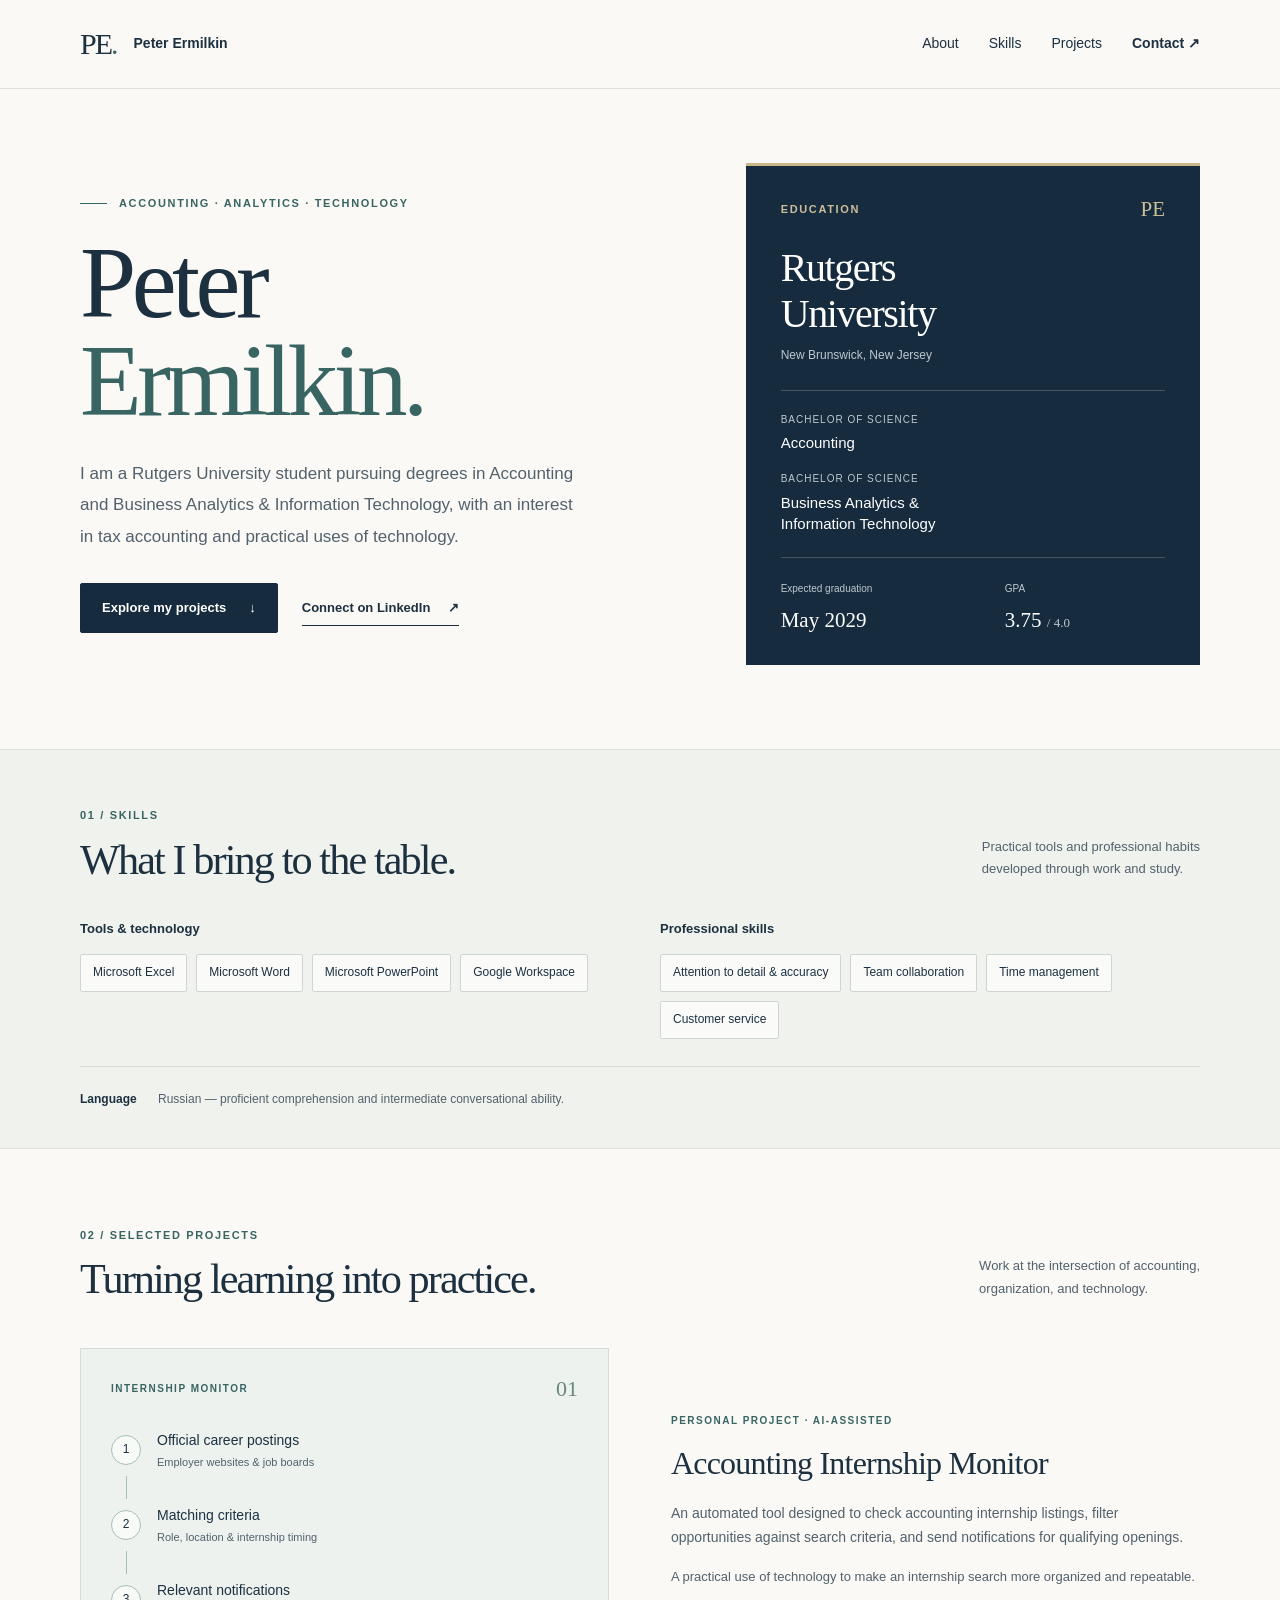
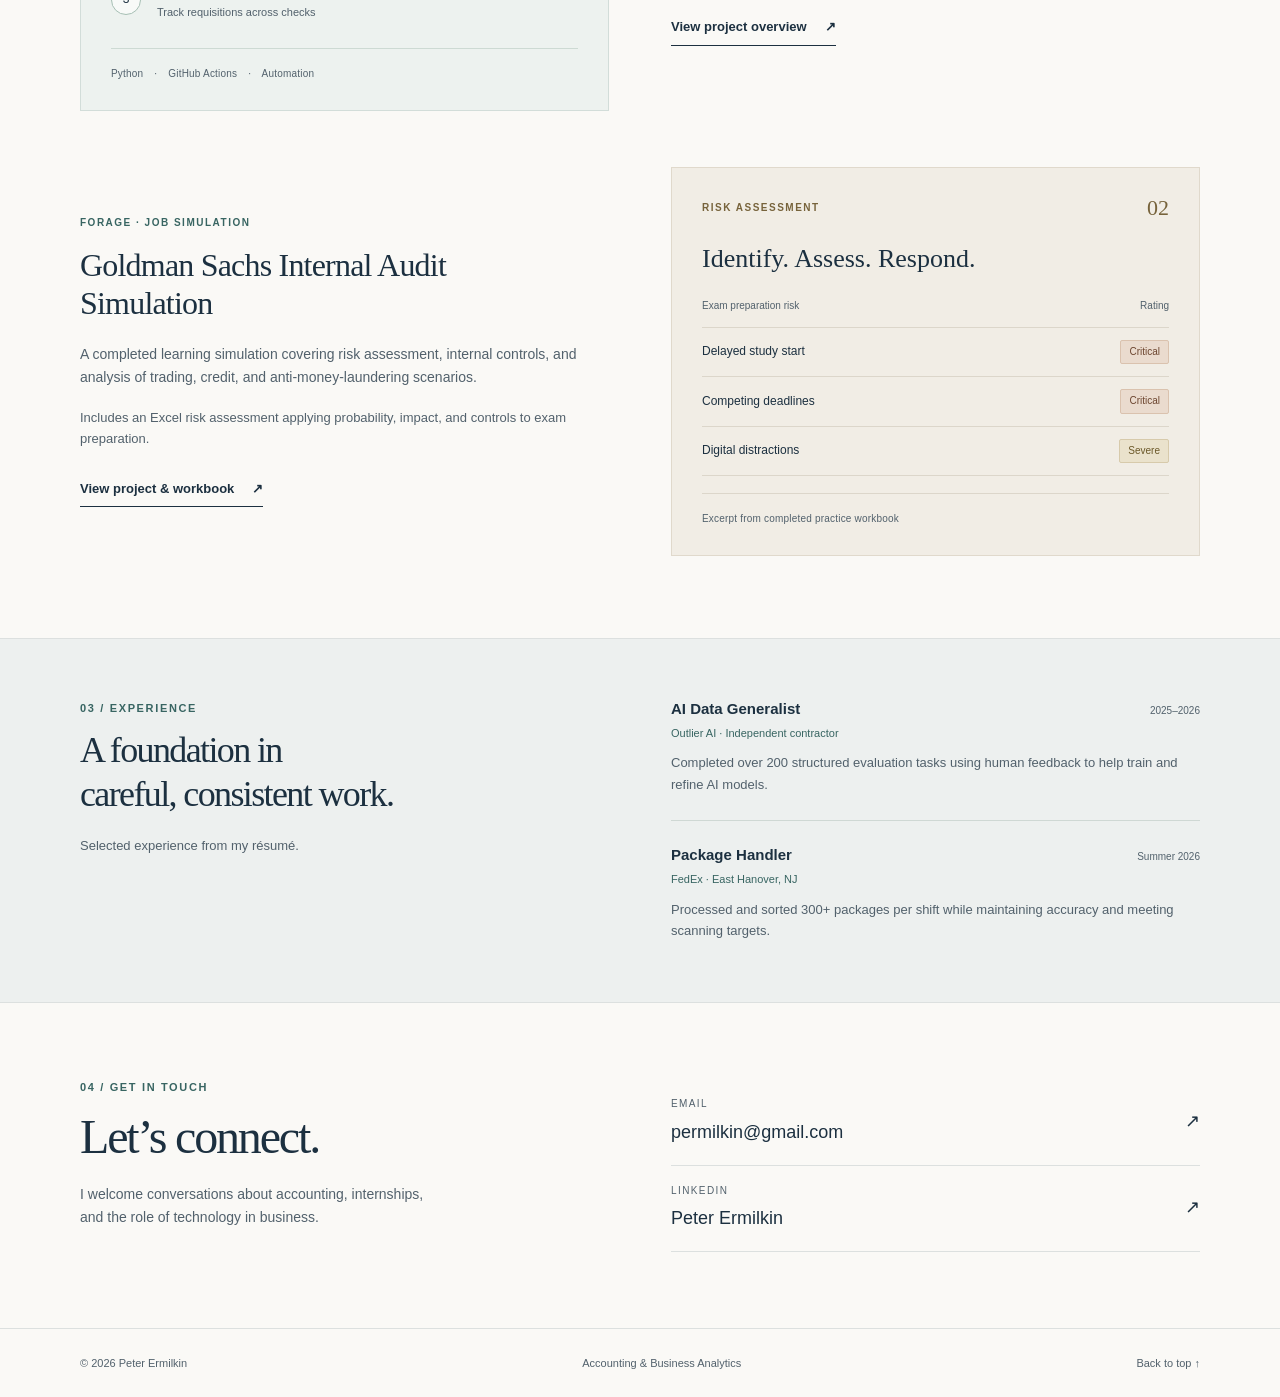
<file: index.html>
<!doctype html>
<html lang="en">
<head>
  <meta charset="utf-8">
  <meta name="viewport" content="width=device-width, initial-scale=1">
  <meta name="description" content="Peter Ermilkin — Rutgers University student studying Accounting and Business Analytics & Information Technology. Explore skills, projects, and contact information.">
  <meta name="theme-color" content="#162b3d">
  <title>Peter Ermilkin | Accounting & Business Analytics</title>
  <link rel="icon" href="favicon.svg" type="image/svg+xml">
  <link rel="stylesheet" href="styles.css">
</head>
<body>
  <a class="skip-link" href="#main">Skip to content</a>
  <header class="site-header">
    <div class="container header-inner">
      <a class="brand" href="index.html" aria-label="Peter Ermilkin home"><span class="monogram" aria-hidden="true">PE<span>.</span></span><span>Peter Ermilkin</span></a>
      <nav aria-label="Main navigation"><a href="#about">About</a><a href="#skills">Skills</a><a href="#projects">Projects</a><a href="#contact">Contact <span aria-hidden="true">↗</span></a></nav>
    </div>
  </header>
  <main id="main">
    <section class="hero container" id="about" aria-labelledby="name">
      <div class="hero-copy">
        <p class="eyebrow"><span class="small-rule" aria-hidden="true"></span> Accounting · Analytics · Technology</p>
        <h1 id="name">Peter<br><span>Ermilkin.</span></h1>
        <p class="personal-statement">I am a Rutgers University student pursuing degrees in Accounting and Business Analytics &amp; Information Technology, with an interest in tax accounting and practical uses of technology.</p>
        <div class="actions"><a class="button primary" href="#projects">Explore my projects <span aria-hidden="true">↓</span></a><a class="text-link" href="https://www.linkedin.com/in/peterermilkin/">Connect on LinkedIn <span aria-hidden="true">↗</span></a></div>
      </div>
      <aside class="education-panel" aria-label="Education">
        <div class="panel-top"><span class="eyebrow">Education</span><span class="panel-mark" aria-hidden="true">PE</span></div>
        <p class="school">Rutgers<br> University</p>
        <p class="campus">New Brunswick, New Jersey</p>
        <div class="degrees"><p><span>Bachelor of Science</span>Accounting</p><p><span>Bachelor of Science</span>Business Analytics &amp;<br>Information Technology</p></div>
        <dl class="education-stats"><div><dt>Expected graduation</dt><dd>May 2029</dd></div><div><dt>GPA</dt><dd>3.75 <span>/ 4.0</span></dd></div></dl>
      </aside>
    </section>
    <section class="skills-section" id="skills" aria-labelledby="skills-title">
      <div class="container">
        <div class="section-heading"><div><p class="eyebrow">01 / Skills</p><h2 id="skills-title">What I bring to the table.</h2></div><p>Practical tools and professional habits<br class="desktop-break"> developed through work and study.</p></div>
        <div class="skills-grid">
          <div class="skill-group"><h3>Tools &amp; technology</h3><ul class="tags"><li>Microsoft Excel</li><li>Microsoft Word</li><li>Microsoft PowerPoint</li><li>Google Workspace</li></ul></div>
          <div class="skill-group"><h3>Professional skills</h3><ul class="tags"><li>Attention to detail &amp; accuracy</li><li>Team collaboration</li><li>Time management</li><li>Customer service</li></ul></div>
        </div>
        <p class="language-note"><strong>Language</strong> Russian — proficient comprehension and intermediate conversational ability.</p>
      </div>
    </section>
    <section class="projects-section container" id="projects" aria-labelledby="projects-title">
      <div class="section-heading"><div><p class="eyebrow">02 / Selected projects</p><h2 id="projects-title">Turning learning into practice.</h2></div><p>Work at the intersection of accounting,<br class="desktop-break"> organization, and technology.</p></div>
      <article class="project-row">
        <div class="project-visual monitor-visual" aria-label="Internship monitor workflow: official postings, matching criteria, and notifications">
          <div class="visual-top"><span class="eyebrow">Internship monitor</span><span class="visual-number" aria-hidden="true">01</span></div>
          <div class="workflow"><div><span class="step-number">1</span><span>Official career postings<small>Employer websites &amp; job boards</small></span></div><span class="flow-line" aria-hidden="true"></span><div><span class="step-number">2</span><span>Matching criteria<small>Role, location &amp; internship timing</small></span></div><span class="flow-line" aria-hidden="true"></span><div><span class="step-number">3</span><span>Relevant notifications<small>Track requisitions across checks</small></span></div></div>
          <p class="visual-caption">Python <span>·</span> GitHub Actions <span>·</span> Automation</p>
        </div>
        <div class="project-copy"><p class="eyebrow">Personal project · AI-assisted</p><h3>Accounting Internship Monitor</h3><p>An automated tool designed to check accounting internship listings, filter opportunities against search criteria, and send notifications for qualifying openings.</p><p class="project-note">A practical use of technology to make an internship search more organized and repeatable.</p><a class="text-link" href="internship-monitor.html">View project overview <span aria-hidden="true">↗</span></a></div>
      </article>
      <article class="project-row reverse">
        <div class="project-visual audit-visual">
          <div class="visual-top"><span class="eyebrow">Risk assessment</span><span class="visual-number" aria-hidden="true">02</span></div>
          <p class="mini-title">Identify. Assess. Respond.</p>
          <div class="risk-preview"><div class="risk-header"><span>Exam preparation risk</span><span>Rating</span></div><div><span>Delayed study start</span><span class="risk-badge">Critical</span></div><div><span>Competing deadlines</span><span class="risk-badge">Critical</span></div><div><span>Digital distractions</span><span class="risk-badge severe">Severe</span></div></div>
          <p class="visual-caption">Excerpt from completed practice workbook</p>
        </div>
        <div class="project-copy"><p class="eyebrow">Forage · Job simulation</p><h3>Goldman Sachs Internal Audit Simulation</h3><p>A completed learning simulation covering risk assessment, internal controls, and analysis of trading, credit, and anti-money-laundering scenarios.</p><p class="project-note">Includes an Excel risk assessment applying probability, impact, and controls to exam preparation.</p><a class="text-link" href="internal-audit.html">View project &amp; workbook <span aria-hidden="true">↗</span></a></div>
      </article>
    </section>
    <section class="experience-section" aria-labelledby="experience-title">
      <div class="container experience-grid"><div><p class="eyebrow">03 / Experience</p><h2 id="experience-title">A foundation in<br>careful, consistent work.</h2><p class="muted">Selected experience from my résumé.</p></div><div class="experience-list"><article><div class="experience-label"><h3>AI Data Generalist</h3><span>2025–2026</span></div><p class="company">Outlier AI · Independent contractor</p><p>Completed over 200 structured evaluation tasks using human feedback to help train and refine AI models.</p></article><article><div class="experience-label"><h3>Package Handler</h3><span>Summer 2026</span></div><p class="company">FedEx · East Hanover, NJ</p><p>Processed and sorted 300+ packages per shift while maintaining accuracy and meeting scanning targets.</p></article></div></div>
    </section>
    <section class="contact-section container" id="contact" aria-labelledby="contact-title"><div><p class="eyebrow">04 / Get in touch</p><h2 id="contact-title">Let’s connect.</h2><p>I welcome conversations about accounting, internships,<br class="desktop-break"> and the role of technology in business.</p></div><div class="contact-links"><a href="mailto:permilkin@gmail.com"><span><small>Email</small>permilkin@gmail.com</span><span aria-hidden="true">↗</span></a><a href="https://www.linkedin.com/in/peterermilkin/"><span><small>LinkedIn</small>Peter Ermilkin</span><span aria-hidden="true">↗</span></a></div></section>
  </main>
  <footer class="site-footer"><div class="container footer-inner"><p>© 2026 Peter Ermilkin</p><p>Accounting &amp; Business Analytics</p><a href="#about">Back to top <span aria-hidden="true">↑</span></a></div></footer>
</body>
</html>
</file>
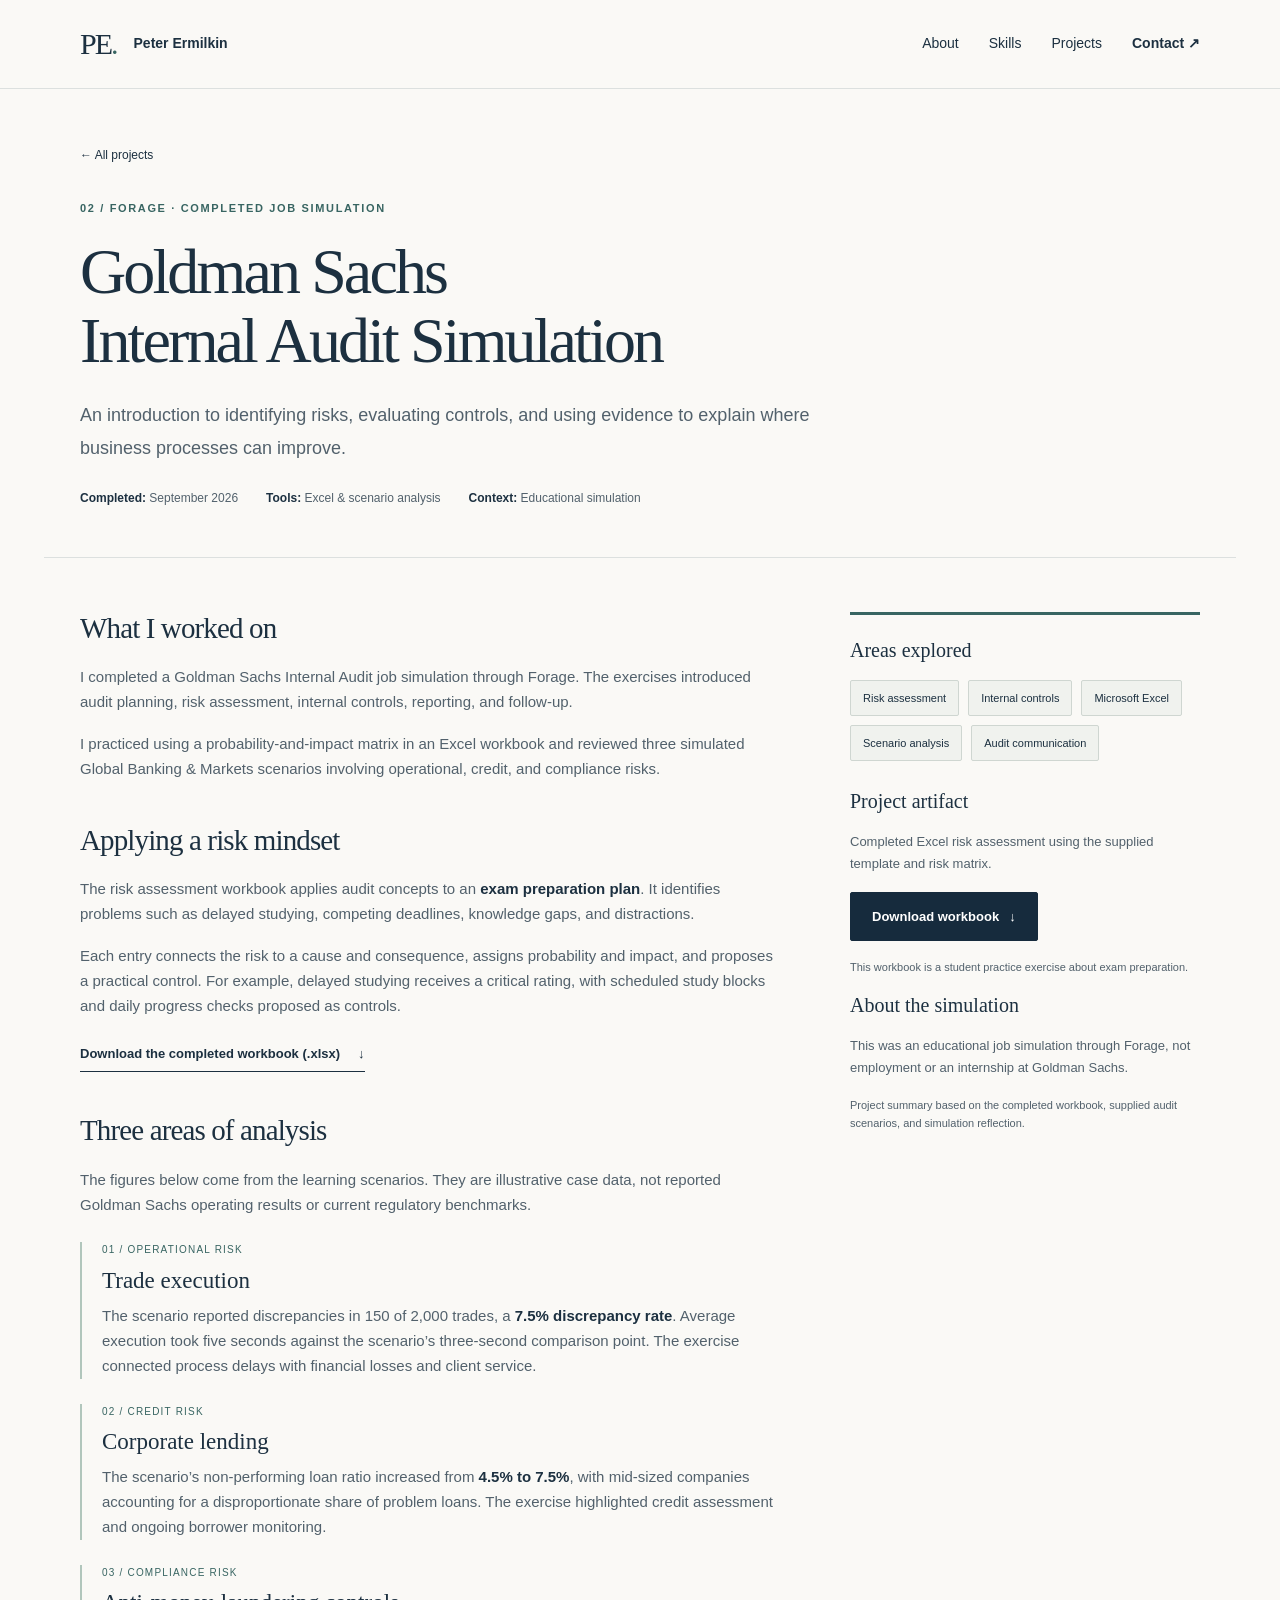
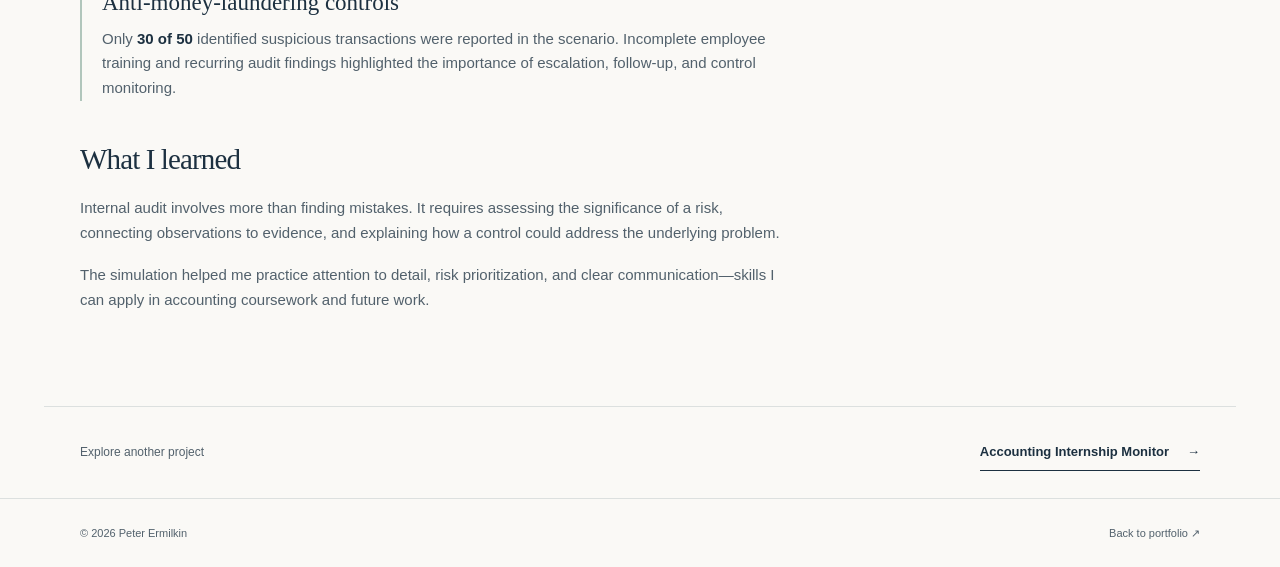
<file: internal-audit.html>
<!doctype html>
<html lang="en">
<head><meta charset="utf-8"><meta name="viewport" content="width=device-width, initial-scale=1"><meta name="description" content="Peter Ermilkin's completed Goldman Sachs Internal Audit job simulation, with scenario analysis and an Excel risk assessment workbook."><meta name="theme-color" content="#162b3d"><title>Internal Audit Simulation | Peter Ermilkin</title><link rel="icon" href="favicon.svg" type="image/svg+xml"><link rel="stylesheet" href="styles.css"></head>
<body>
  <a class="skip-link" href="#main">Skip to content</a>
  <header class="site-header"><div class="container header-inner"><a class="brand" href="index.html" aria-label="Peter Ermilkin home"><span class="monogram" aria-hidden="true">PE<span>.</span></span><span>Peter Ermilkin</span></a><nav aria-label="Main navigation"><a href="index.html#about">About</a><a href="index.html#skills">Skills</a><a href="index.html#projects">Projects</a><a href="index.html#contact">Contact <span aria-hidden="true">↗</span></a></nav></div></header>
  <main id="main">
    <div class="container project-hero"><a class="back-link" href="index.html#projects">← All projects</a><p class="eyebrow">02 / Forage · Completed job simulation</p><h1>Goldman Sachs<br>Internal Audit Simulation</h1><p class="lead">An introduction to identifying risks, evaluating controls, and using evidence to explain where business processes can improve.</p><div class="project-meta"><span><strong>Completed:</strong> September 2026</span><span><strong>Tools:</strong> Excel &amp; scenario analysis</span><span><strong>Context:</strong> Educational simulation</span></div></div>
    <div class="container case-layout"><div class="case-content">
      <section aria-labelledby="overview"><h2 id="overview">What I worked on</h2><p>I completed a Goldman Sachs Internal Audit job simulation through Forage. The exercises introduced audit planning, risk assessment, internal controls, reporting, and follow-up.</p><p>I practiced using a probability-and-impact matrix in an Excel workbook and reviewed three simulated Global Banking &amp; Markets scenarios involving operational, credit, and compliance risks.</p></section>
      <section aria-labelledby="workbook"><h2 id="workbook">Applying a risk mindset</h2><p>The risk assessment workbook applies audit concepts to an <strong>exam preparation plan</strong>. It identifies problems such as delayed studying, competing deadlines, knowledge gaps, and distractions.</p><p>Each entry connects the risk to a cause and consequence, assigns probability and impact, and proposes a practical control. For example, delayed studying receives a critical rating, with scheduled study blocks and daily progress checks proposed as controls.</p><a class="text-link" href="exam-preparation-risk-assessment.xlsx" download>Download the completed workbook (.xlsx) <span aria-hidden="true">↓</span></a></section>
      <section aria-labelledby="scenarios"><h2 id="scenarios">Three areas of analysis</h2><p>The figures below come from the learning scenarios. They are illustrative case data, not reported Goldman Sachs operating results or current regulatory benchmarks.</p>
        <div class="finding"><p class="finding-label">01 / Operational risk</p><h3>Trade execution</h3><p>The scenario reported discrepancies in 150 of 2,000 trades, a <strong>7.5% discrepancy rate</strong>. Average execution took five seconds against the scenario’s three-second comparison point. The exercise connected process delays with financial losses and client service.</p></div>
        <div class="finding"><p class="finding-label">02 / Credit risk</p><h3>Corporate lending</h3><p>The scenario’s non-performing loan ratio increased from <strong>4.5% to 7.5%</strong>, with mid-sized companies accounting for a disproportionate share of problem loans. The exercise highlighted credit assessment and ongoing borrower monitoring.</p></div>
        <div class="finding"><p class="finding-label">03 / Compliance risk</p><h3>Anti-money-laundering controls</h3><p>Only <strong>30 of 50</strong> identified suspicious transactions were reported in the scenario. Incomplete employee training and recurring audit findings highlighted the importance of escalation, follow-up, and control monitoring.</p></div>
      </section>
      <section aria-labelledby="learning"><h2 id="learning">What I learned</h2><p>Internal audit involves more than finding mistakes. It requires assessing the significance of a risk, connecting observations to evidence, and explaining how a control could address the underlying problem.</p><p>The simulation helped me practice attention to detail, risk prioritization, and clear communication—skills I can apply in accounting coursework and future work.</p></section>
    </div><aside class="case-aside" aria-label="Project details"><h2>Areas explored</h2><ul class="tags"><li>Risk assessment</li><li>Internal controls</li><li>Microsoft Excel</li><li>Scenario analysis</li><li>Audit communication</li></ul><h2>Project artifact</h2><p>Completed Excel risk assessment using the supplied template and risk matrix.</p><a class="button primary" href="exam-preparation-risk-assessment.xlsx" download>Download workbook <span aria-hidden="true">↓</span></a><p class="aside-note">This workbook is a student practice exercise about exam preparation.</p><h2>About the simulation</h2><p>This was an educational job simulation through Forage, not employment or an internship at Goldman Sachs.</p><p class="aside-note">Project summary based on the completed workbook, supplied audit scenarios, and simulation reflection.</p></aside></div>
    <div class="container next-project"><span>Explore another project</span><a class="text-link" href="internship-monitor.html">Accounting Internship Monitor <span aria-hidden="true">→</span></a></div>
  </main>
  <footer class="site-footer"><div class="container footer-inner"><p>© 2026 Peter Ermilkin</p><a href="index.html">Back to portfolio <span aria-hidden="true">↗</span></a></div></footer>
</body>
</html>
</file>
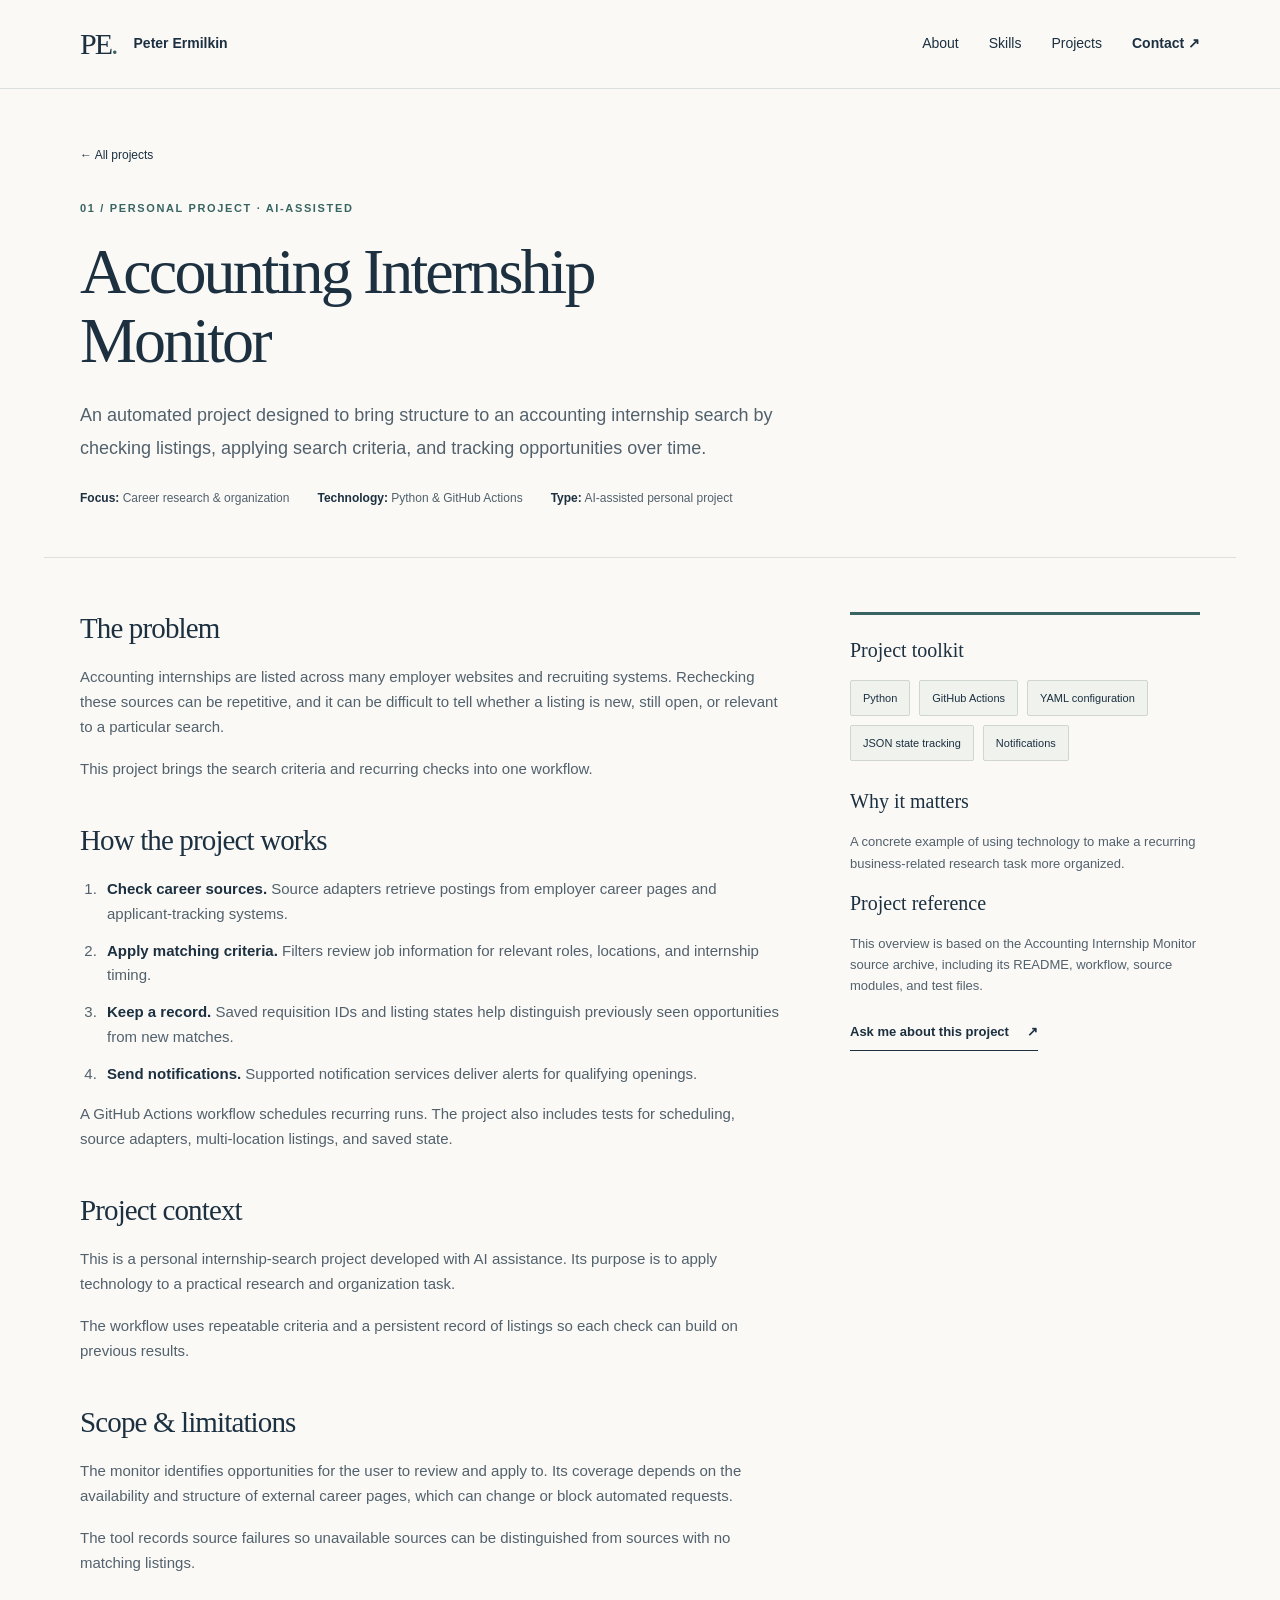
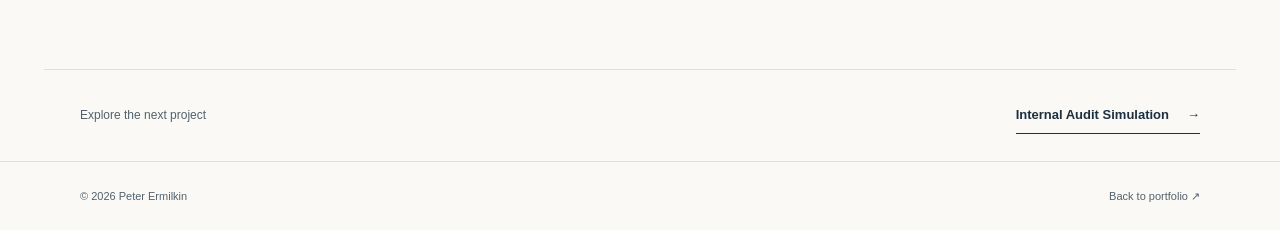
<file: internship-monitor.html>
<!doctype html>
<html lang="en">
<head><meta charset="utf-8"><meta name="viewport" content="width=device-width, initial-scale=1"><meta name="description" content="Peter Ermilkin's AI-assisted Accounting Internship Monitor project: scheduled searches, matching criteria, and notifications."><meta name="theme-color" content="#162b3d"><title>Accounting Internship Monitor | Peter Ermilkin</title><link rel="icon" href="favicon.svg" type="image/svg+xml"><link rel="stylesheet" href="styles.css"></head>
<body>
  <a class="skip-link" href="#main">Skip to content</a>
  <header class="site-header"><div class="container header-inner"><a class="brand" href="index.html" aria-label="Peter Ermilkin home"><span class="monogram" aria-hidden="true">PE<span>.</span></span><span>Peter Ermilkin</span></a><nav aria-label="Main navigation"><a href="index.html#about">About</a><a href="index.html#skills">Skills</a><a href="index.html#projects">Projects</a><a href="index.html#contact">Contact <span aria-hidden="true">↗</span></a></nav></div></header>
  <main id="main">
    <div class="container project-hero"><a class="back-link" href="index.html#projects">← All projects</a><p class="eyebrow">01 / Personal project · AI-assisted</p><h1>Accounting Internship<br>Monitor</h1><p class="lead">An automated project designed to bring structure to an accounting internship search by checking listings, applying search criteria, and tracking opportunities over time.</p><div class="project-meta"><span><strong>Focus:</strong> Career research &amp; organization</span><span><strong>Technology:</strong> Python &amp; GitHub Actions</span><span><strong>Type:</strong> AI-assisted personal project</span></div></div>
    <div class="container case-layout"><div class="case-content">
      <section aria-labelledby="challenge"><h2 id="challenge">The problem</h2><p>Accounting internships are listed across many employer websites and recruiting systems. Rechecking these sources can be repetitive, and it can be difficult to tell whether a listing is new, still open, or relevant to a particular search.</p><p>This project brings the search criteria and recurring checks into one workflow.</p></section>
      <section aria-labelledby="approach"><h2 id="approach">How the project works</h2><ol><li><strong>Check career sources.</strong> Source adapters retrieve postings from employer career pages and applicant-tracking systems.</li><li><strong>Apply matching criteria.</strong> Filters review job information for relevant roles, locations, and internship timing.</li><li><strong>Keep a record.</strong> Saved requisition IDs and listing states help distinguish previously seen opportunities from new matches.</li><li><strong>Send notifications.</strong> Supported notification services deliver alerts for qualifying openings.</li></ol><p>A GitHub Actions workflow schedules recurring runs. The project also includes tests for scheduling, source adapters, multi-location listings, and saved state.</p></section>
      <section aria-labelledby="role"><h2 id="role">Project context</h2><p>This is a personal internship-search project developed with AI assistance. Its purpose is to apply technology to a practical research and organization task.</p><p>The workflow uses repeatable criteria and a persistent record of listings so each check can build on previous results.</p></section>
      <section aria-labelledby="limits"><h2 id="limits">Scope &amp; limitations</h2><p>The monitor identifies opportunities for the user to review and apply to. Its coverage depends on the availability and structure of external career pages, which can change or block automated requests.</p><p>The tool records source failures so unavailable sources can be distinguished from sources with no matching listings.</p></section>
    </div><aside class="case-aside" aria-label="Project details"><h2>Project toolkit</h2><ul class="tags"><li>Python</li><li>GitHub Actions</li><li>YAML configuration</li><li>JSON state tracking</li><li>Notifications</li></ul><h2>Why it matters</h2><p>A concrete example of using technology to make a recurring business-related research task more organized.</p><h2>Project reference</h2><p>This overview is based on the Accounting Internship Monitor source archive, including its README, workflow, source modules, and test files.</p><a class="text-link" href="mailto:permilkin@gmail.com?subject=Accounting%20Internship%20Monitor">Ask me about this project <span aria-hidden="true">↗</span></a></aside></div>
    <div class="container next-project"><span>Explore the next project</span><a class="text-link" href="internal-audit.html">Internal Audit Simulation <span aria-hidden="true">→</span></a></div>
  </main>
  <footer class="site-footer"><div class="container footer-inner"><p>© 2026 Peter Ermilkin</p><a href="index.html">Back to portfolio <span aria-hidden="true">↗</span></a></div></footer>
</body>
</html>
</file>
<file: styles.css>
/* Shared styles. The site needs no packages, build process, or JavaScript. */
:root{--navy:#162b3d;--ink:#1c3040;--muted:#52616c;--teal:#386562;--gold:#cab88b;--paper:#faf9f6;--white:#fff;--line:#dce0df;--serif:Georgia,'Times New Roman',serif;--sans:'Segoe UI',Arial,sans-serif}
*{box-sizing:border-box}
html{scroll-behavior:smooth;scroll-padding-top:105px}
body{margin:0;background:var(--paper);color:var(--ink);font:16px/1.65 var(--sans);-webkit-font-smoothing:antialiased}
a{color:inherit;text-underline-offset:5px}
a:hover{color:var(--teal)}
a:focus-visible,summary:focus-visible{outline:3px solid var(--teal);outline-offset:6px}
::selection{background:#d9e6e2;color:var(--navy)}
h1,h2,h3,p{margin-top:0}
h1,h2,h3{line-height:1.15}
h1,h2{font-family:var(--serif);font-weight:400;letter-spacing:-.045em}
h2{font-size:clamp(2.05rem,3.3vw,3rem);margin-bottom:0}
h3{font-weight:600}
p{margin-bottom:1.1rem}
.container{max-width:1192px;margin-inline:auto;padding-inline:36px}
.site-header{position:sticky;top:0;z-index:10;background:rgba(250,249,246,.97);border-bottom:1px solid var(--line)}
.header-inner{display:flex;align-items:center;justify-content:space-between;min-height:88px;gap:24px}
.brand{display:flex;align-items:center;gap:17px;text-decoration:none;font-size:14px;font-weight:600;white-space:nowrap}
.monogram{font-family:var(--serif);font-size:30px;letter-spacing:-2px;font-weight:400}
.monogram span{color:var(--teal)}
nav{display:flex;gap:30px;align-items:center;font-size:14px}
nav a{text-decoration:none;padding:8px 0}
nav a:last-child{font-weight:600}
.skip-link{position:absolute;left:16px;top:-100px;background:var(--navy);color:#fff;padding:12px;z-index:30}
.skip-link:focus{top:12px;color:#fff}
.hero{display:grid;grid-template-columns:1.3fr 1fr;align-items:center;gap:75px;padding-top:74px;padding-bottom:84px}
.eyebrow{text-transform:uppercase;letter-spacing:.15em;font-size:11px;line-height:1.5;font-weight:600;color:var(--teal);margin-bottom:22px}
.hero-copy>.eyebrow{display:flex;align-items:center;gap:12px}
.small-rule{display:inline-block;flex-shrink:0;width:27px;height:1px;background:var(--teal)}
h1{font-size:clamp(4.5rem,7.9vw,6.7rem);line-height:.97;margin-bottom:28px}
h1 span{color:var(--teal)}
.personal-statement{font-size:17px;line-height:1.85;max-width:510px;color:var(--muted)}
.actions{display:flex;flex-wrap:wrap;align-items:center;gap:24px;margin-top:31px}
.button{display:inline-flex;align-items:center;justify-content:center;gap:23px;padding:13px 21px;text-decoration:none;font-size:13px;font-weight:600;border:1px solid var(--navy);border-radius:2px;min-height:48px}
.primary{background:var(--navy);color:#fff}
.primary:hover{color:#fff;background:var(--teal);border-color:var(--teal)}
.text-link{display:inline-flex;align-items:center;gap:18px;font-size:13px;font-weight:600;text-decoration:none;border-bottom:1px solid currentColor;padding:7px 0}
.education-panel{background:var(--navy);color:#fff;padding:31px 35px 28px;position:relative;border-top:3px solid var(--gold)}
.panel-top{display:flex;justify-content:space-between;align-items:center;margin-bottom:23px}
.panel-top .eyebrow{color:#ccbd9c;margin:0}
.panel-mark{font:21px var(--serif);color:#ccbd9c}
.school{font:40px/1.15 var(--serif);letter-spacing:-.035em;margin-bottom:9px}
.campus{color:#bdc9d0;font-size:12px;margin-bottom:24px}
.degrees{border-block:1px solid #465664;padding-block:22px}
.degrees p{font-size:15px;line-height:1.45;margin-bottom:18px}
.degrees p:last-child{margin-bottom:0}
.degrees p span{display:block;color:#bdc9d0;font-size:10px;letter-spacing:.1em;text-transform:uppercase;margin-bottom:5px}
.education-stats{display:grid;grid-template-columns:1.3fr 1fr;gap:16px;margin:23px 0 0}
.education-stats dt{font-size:10px;color:#bdc9d0;margin-bottom:5px}
.education-stats dd{margin:0;font-size:21px;font-family:var(--serif)}
.education-stats dd span{font-size:13px;color:#bdc9d0}
.skills-section{background:#f0f2ee;border-block:1px solid var(--line);padding-block:57px 38px}
.section-heading{display:flex;justify-content:space-between;align-items:flex-end;gap:24px;margin-bottom:38px}
.section-heading .eyebrow{margin-bottom:12px}
.section-heading>p{font-size:13px;color:var(--muted);margin:0 0 4px;line-height:1.7}
.skills-grid{display:grid;grid-template-columns:1fr 1fr;gap:40px}
.skill-group h3{font-size:13px;margin-bottom:17px}
.tags{display:flex;flex-wrap:wrap;gap:9px;list-style:none;padding:0;margin:0}
.tags li{padding:8px 12px;border:1px solid #cfd6d1;background:#fafbf9;font-size:12px;border-radius:2px}
.language-note{font-size:12px;border-top:1px solid #d4dad5;padding-top:23px;margin:27px 0 0;color:var(--muted)}
.language-note strong{color:var(--ink);margin-right:18px}
.projects-section{padding-block:78px 82px}
.projects-section .section-heading{margin-bottom:44px}
.project-row{display:grid;grid-template-columns:1fr 1fr;gap:62px;align-items:center;margin-bottom:56px}
.project-row:last-child{margin-bottom:0}
.project-row.reverse .project-visual{order:2}
.project-copy .eyebrow{font-size:10px;margin-bottom:17px}
.project-copy h3{font:32px/1.18 var(--serif);letter-spacing:-.025em;margin-bottom:20px;max-width:430px}
.project-copy p:not(.eyebrow){font-size:14px;color:var(--muted)}
.project-copy .project-note{font-size:13px!important}
.project-copy .text-link{margin-top:4px}
.project-visual{border:1px solid #d2ddd9;padding:27px 30px;background:#edf2ef;min-width:0}
.visual-top{display:flex;align-items:center;justify-content:space-between;margin-bottom:22px}
.visual-top .eyebrow{font-size:10px;margin:0}
.visual-number{color:#69877c;font:22px var(--serif)}
.workflow{padding-block:5px 10px}
.workflow>div{display:flex;align-items:center;gap:16px;font-size:14px;font-weight:500}
.workflow small{display:block;font-size:11px;font-weight:400;color:var(--muted);margin-top:1px}
.step-number{width:30px;height:30px;display:flex;align-items:center;justify-content:center;border:1px solid #a6bfb4;border-radius:50%;font-size:12px;background:#f8faf8;flex-shrink:0}
.flow-line{display:block;width:1px;height:23px;background:#a6bfb4;margin:5px 0 5px 15px}
.visual-caption{border-top:1px solid #cddad3;padding-top:17px;margin:17px 0 0;font-size:10px;color:var(--muted);letter-spacing:.02em}
.visual-caption span{margin-inline:8px}
.audit-visual{background:#f1ede5;border-color:#e0d9cc}
.audit-visual .eyebrow,.audit-visual .visual-number{color:#77633b}
.mini-title{font:26px/1.25 var(--serif);margin-bottom:23px}
.risk-preview>div{display:flex;justify-content:space-between;gap:10px;align-items:center;padding-block:12px;border-bottom:1px solid #dcd6ca;font-size:12px}
.risk-preview .risk-header{padding-top:0;font-size:10px;color:var(--muted)}
.risk-badge{background:#eadbce;color:#6d4630;padding:3px 8px;font-size:10px;border:1px solid #dac2ae;border-radius:2px}
.risk-badge.severe{background:#eae2cc;border-color:#d7caab;color:#6b5829}
.audit-visual .visual-caption{border-color:#dcd6ca}
.experience-section{padding-block:61px;background:#edf0ef;border-block:1px solid var(--line)}
.experience-grid{display:grid;grid-template-columns:1fr 1fr;gap:62px}
.experience-grid .eyebrow{margin-bottom:13px}
.experience-grid h2{font-size:36px;line-height:1.2;margin-bottom:19px}
.muted{color:var(--muted);font-size:13px}
.experience-list article+article{margin-top:25px;border-top:1px solid #cfd8d4;padding-top:25px}
.experience-label{display:flex;justify-content:space-between;gap:15px;align-items:baseline}
.experience-label h3{font-size:15px;margin-bottom:7px}
.experience-label>span{font-size:10px;color:var(--muted);white-space:nowrap}
.experience-list p{font-size:13px;color:var(--muted);margin-bottom:0}
.experience-list .company{font-size:11px;margin-bottom:10px;color:var(--teal)}
.contact-section{display:grid;grid-template-columns:1fr 1fr;gap:62px;padding-block:76px}
.contact-section .eyebrow{margin-bottom:13px}
.contact-section h2{font-size:48px;margin-bottom:19px}
.contact-section p:not(.eyebrow){font-size:14px;color:var(--muted);margin:0}
.contact-links{align-self:center}
.contact-links a{display:flex;justify-content:space-between;align-items:center;text-decoration:none;border-bottom:1px solid var(--line);padding:17px 0;font-size:18px;gap:15px;overflow-wrap:anywhere}
.contact-links small{display:block;color:var(--muted);font-size:10px;text-transform:uppercase;letter-spacing:.14em;margin-bottom:5px}
.site-footer{border-top:1px solid var(--line);font-size:11px;color:var(--muted)}
.footer-inner{display:flex;justify-content:space-between;gap:20px;padding-block:25px}
.footer-inner p{margin:0}
.footer-inner a{text-decoration:none}
/* Project pages use the same visual language as the portfolio. */
.project-hero{padding-block:52px 48px;border-bottom:1px solid var(--line)}
.back-link{display:inline-block;font-size:12px;text-decoration:none;margin-bottom:34px}
.project-hero h1{font-size:clamp(2.6rem,5vw,4.5rem);line-height:1.07;max-width:850px;margin-bottom:24px}
.project-hero .lead{max-width:760px;font-size:18px;color:var(--muted);line-height:1.8;margin-bottom:25px}
.project-meta{display:flex;flex-wrap:wrap;gap:12px 28px;font-size:12px;color:var(--muted)}
.project-meta strong{font-weight:600;color:var(--ink)}
.case-layout{display:grid;grid-template-columns:minmax(0,2fr) minmax(230px,1fr);gap:70px;padding-block:54px 76px}
.case-content section+section{margin-top:42px}
.case-content h2{font-size:29px;margin-bottom:20px;letter-spacing:-.03em}
.case-content h3{font-size:16px;margin-bottom:10px}
.case-content p,.case-content li{font-size:15px;color:var(--muted)}
.case-content ul,.case-content ol{padding-left:21px}
.case-content li{padding-left:6px;margin-bottom:12px}
.case-content strong{color:var(--ink);font-weight:600}
.case-aside{border-top:3px solid var(--teal);padding-top:24px;align-self:start}
.case-aside h2{font:20px var(--serif);letter-spacing:0;margin-bottom:18px}
.case-aside p{font-size:13px;color:var(--muted)}
.case-aside .tags{margin-bottom:29px}
.case-aside .tags li{font-size:11px;background:#f0f2ee}
.case-aside .button{margin-bottom:17px;text-align:center;gap:10px}
.case-aside .aside-note{font-size:11px;line-height:1.7}
.finding{border-left:2px solid #b1c6bc;padding-left:20px;margin-block:25px}
.finding .finding-label{font-size:10px;letter-spacing:.12em;text-transform:uppercase;color:var(--teal);margin-bottom:9px}
.finding h3{font-family:var(--serif);font-size:23px;font-weight:400}
.next-project{display:flex;justify-content:space-between;align-items:center;gap:20px;border-top:1px solid var(--line);padding-block:27px;font-size:14px}
.next-project>span{font-size:12px;color:var(--muted)}
@media(min-width:1450px){.hero{padding-top:92px;padding-bottom:96px}}
@media(max-width:950px){.hero{gap:38px;grid-template-columns:1.15fr 1fr}.education-panel{padding:26px}.personal-statement{font-size:16px}.section-heading>p{max-width:230px}.desktop-break{display:none}.project-row,.experience-grid,.contact-section{gap:36px}.project-visual{padding:23px}.case-layout{gap:38px}.actions{gap:15px}}
@media(max-width:720px){html{scroll-padding-top:133px}.container{padding-inline:23px}.header-inner{min-height:104px;flex-direction:column;gap:4px;padding-top:10px;padding-bottom:8px}.brand{gap:10px;font-size:13px}.monogram{font-size:26px}nav{gap:27px;font-size:12px}.hero{grid-template-columns:1fr;gap:38px;padding-block:42px 46px}.hero-copy>.eyebrow{font-size:9px;letter-spacing:.12em;margin-bottom:23px}h1{font-size:clamp(4rem,15vw,6rem)}.personal-statement{max-width:560px}.education-panel{padding:24px 27px}.school{font-size:34px}.school br{display:block}.degrees{display:grid;grid-template-columns:1fr 1fr;gap:20px;padding-block:19px}.degrees p{font-size:14px;margin:0}.education-stats{margin-top:19px}.skills-section{padding-block:39px 29px}.section-heading{display:block;margin-bottom:28px}.section-heading>p{max-width:100%;margin-top:18px;font-size:13px}.skills-grid{grid-template-columns:1fr;gap:26px}.language-note{line-height:1.85}.language-note strong{display:block}.projects-section{padding-block:46px}.project-row{grid-template-columns:1fr;gap:25px;margin-bottom:44px}.project-row.reverse .project-visual{order:0}.project-copy h3{font-size:30px}.project-copy .eyebrow{margin-bottom:11px}.project-visual{padding:24px}.workflow>div{font-size:14px}.experience-grid,.contact-section{grid-template-columns:1fr;gap:26px}.experience-section{padding-block:41px}.experience-grid h2{font-size:32px}.contact-section{padding-block:46px}.contact-section h2{font-size:42px}.footer-inner{flex-wrap:wrap;gap:12px;font-size:10px}.footer-inner p:nth-child(2){display:none}.project-hero{padding-block:29px 36px}.project-hero .lead{font-size:16px}.project-meta{display:grid;gap:9px}.case-layout{grid-template-columns:1fr;padding-block:35px 44px;gap:40px}.case-aside{border-top-width:1px}.case-content h2{font-size:27px}.next-project{align-items:flex-start;flex-direction:column;gap:10px}}
@media(prefers-reduced-motion:reduce){html{scroll-behavior:auto}}
@media print{.site-header,.skip-link,.site-footer,.actions,.next-project{display:none}body{background:#fff;color:#000}.container{max-width:none;padding-inline:0}.hero{padding-block:20px;gap:24px}.education-panel{background:#fff;color:#000;border:1px solid #aaa}.education-panel *{color:#000!important}.skills-section,.experience-section{background:#fff}.project-row{break-inside:avoid}.hero h1{font-size:65px}.contact-section{padding-block:25px}a{text-decoration:underline}.case-layout{grid-template-columns:2fr 1fr;gap:25px}}
</file>
